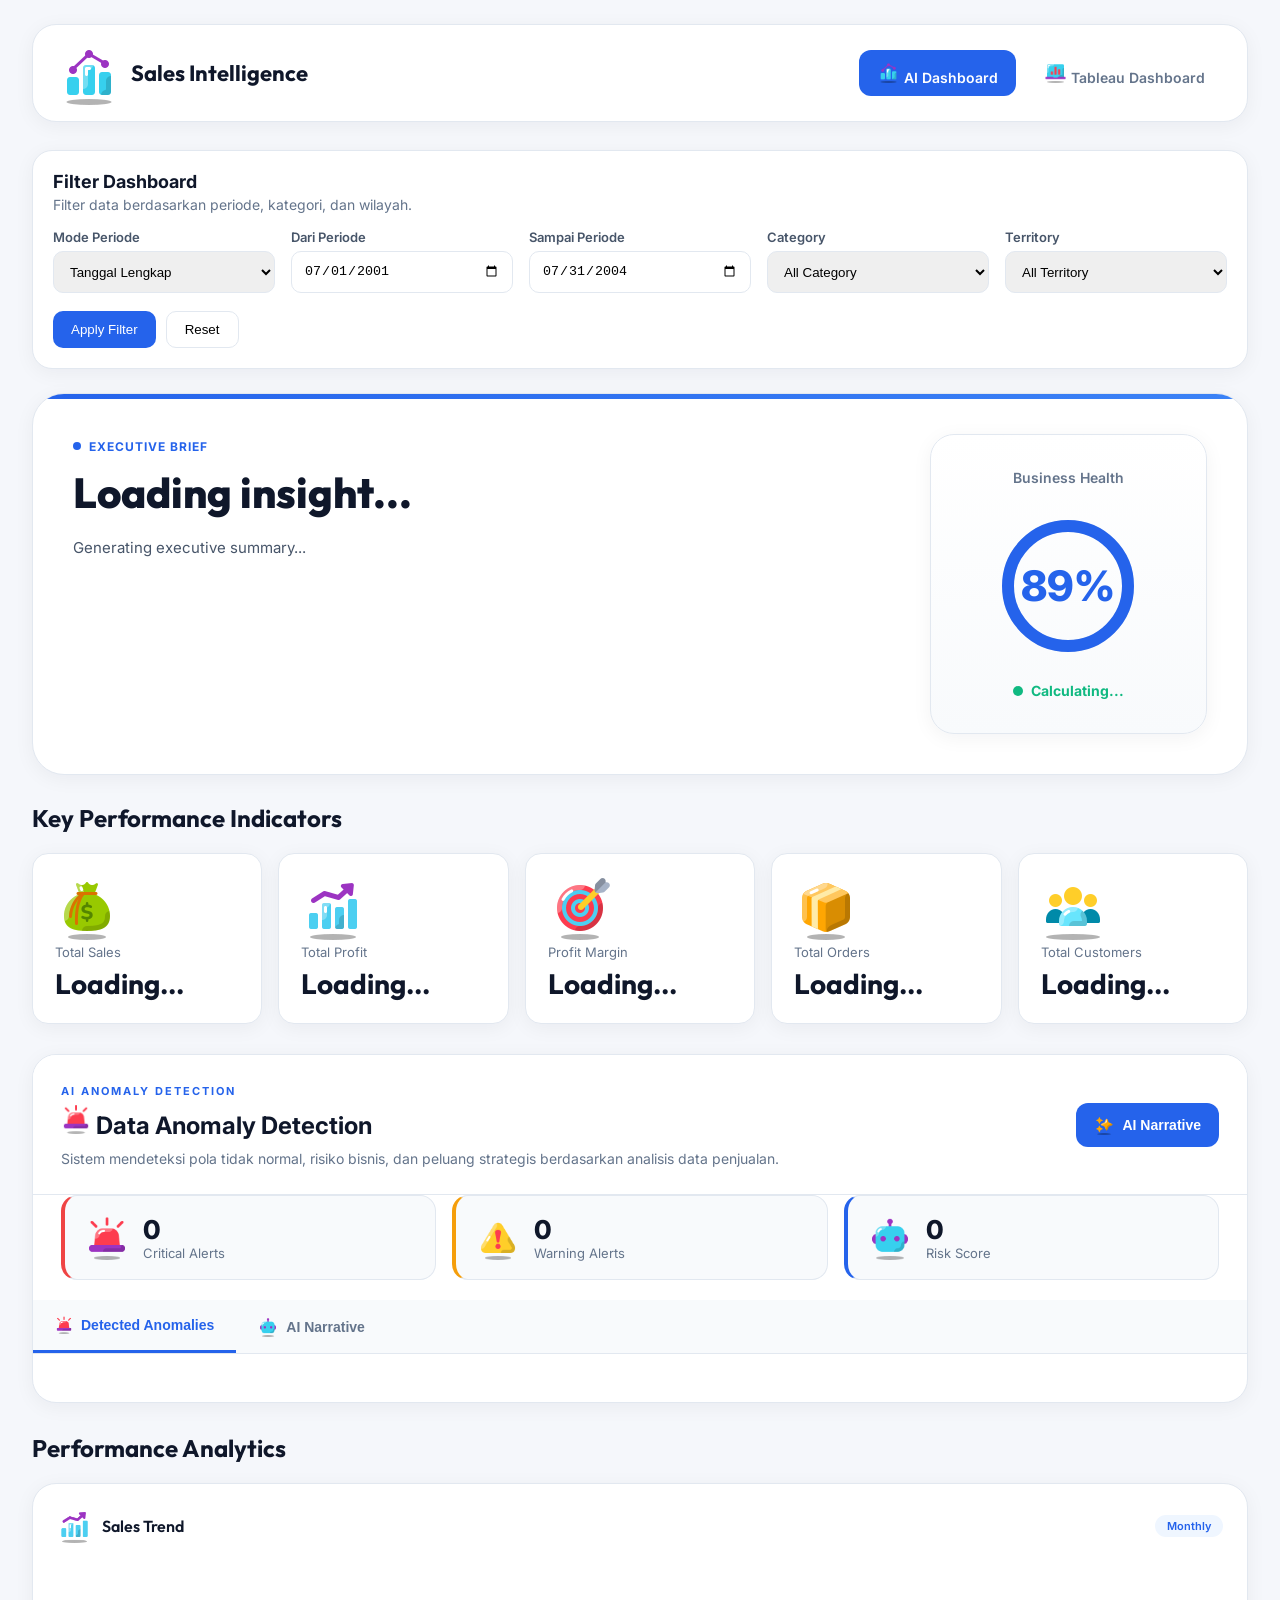
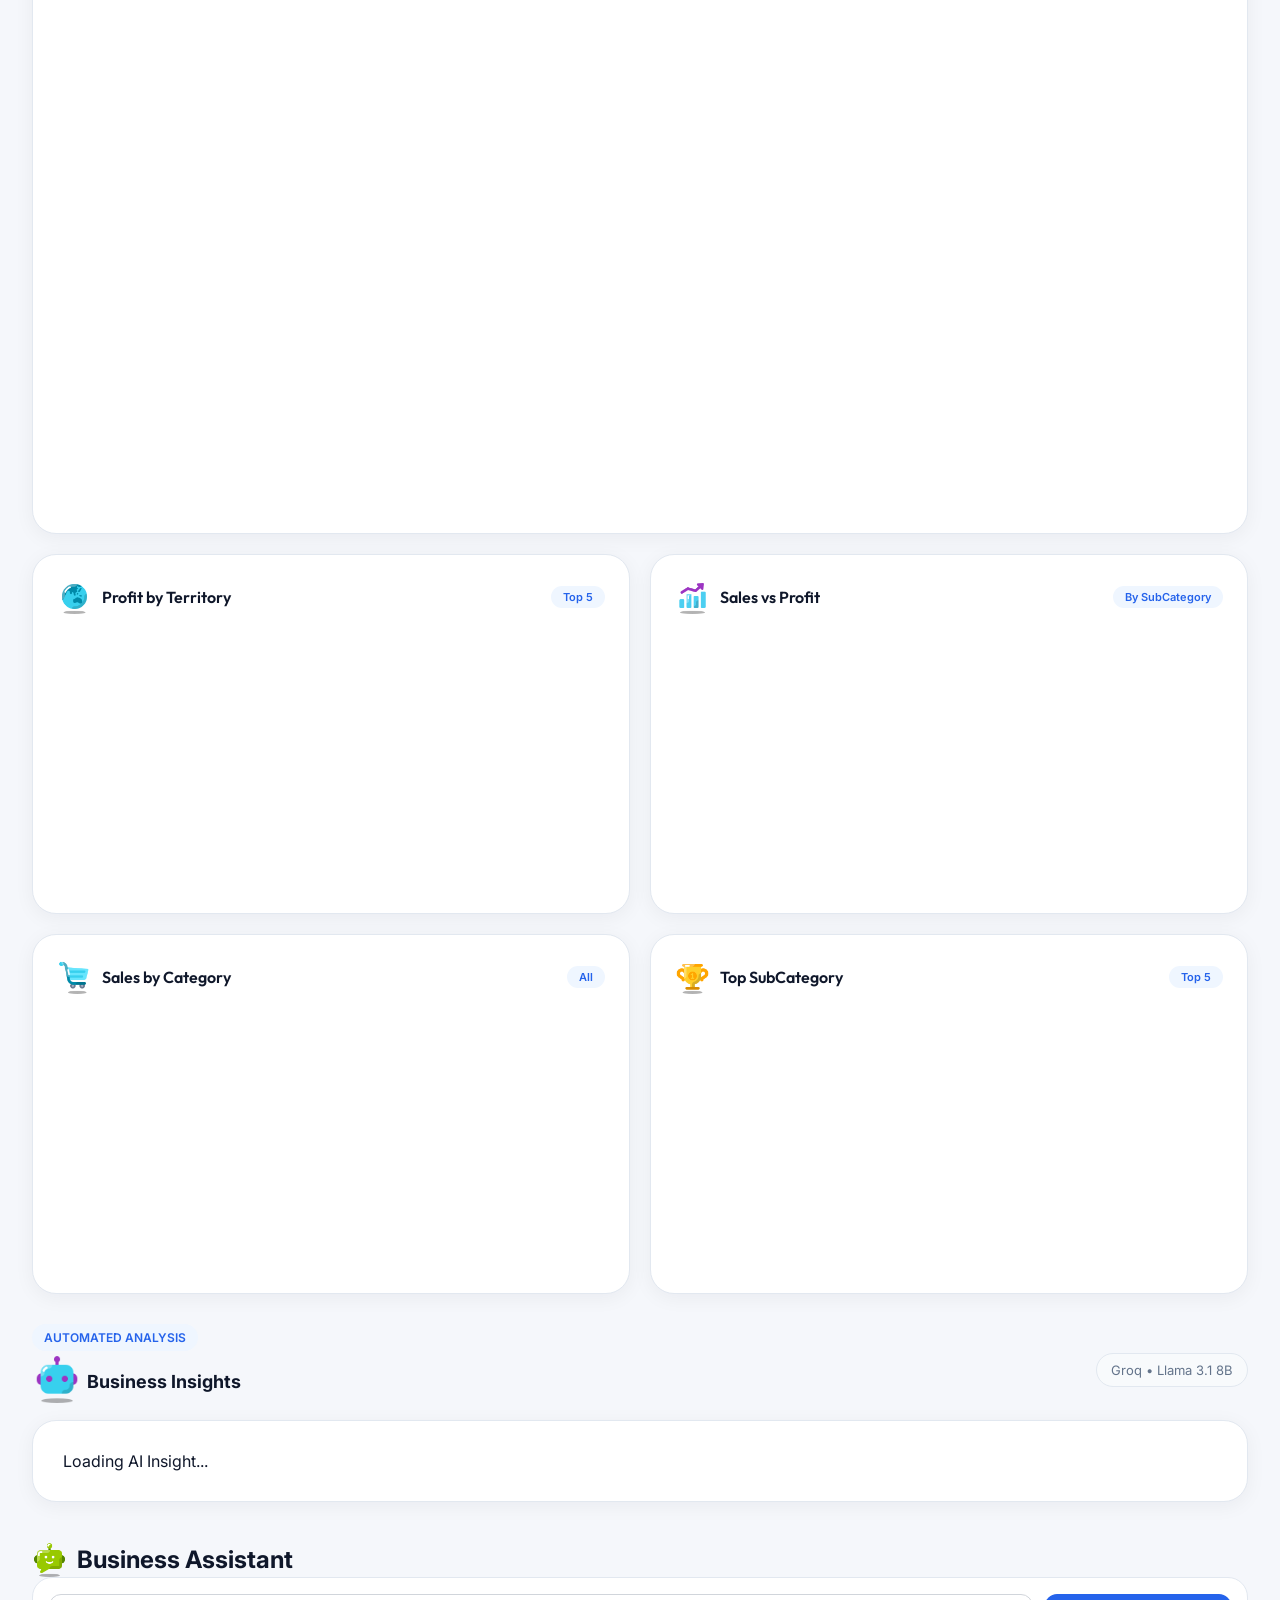
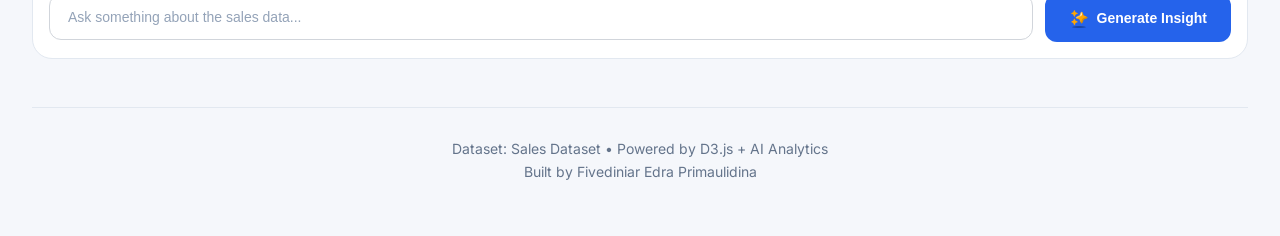
<file: index.html>
<!DOCTYPE html>

<html lang="en">

<head>

    <meta charset="UTF-8">

    <meta name="viewport" content="width=device-width, initial-scale=1.0">

    <title>
        Sales Intelligence Dashboard
    </title>

    <meta name="description"
        content="AI-powered sales analytics dashboard with real-time insights, KPIs, and business risk intelligence.">

    <link rel="preconnect" href="https://fonts.googleapis.com">
    <link rel="preconnect" href="https://fonts.gstatic.com" crossorigin>
    <link
        href="https://fonts.googleapis.com/css2?family=Inter:wght@400;500;600;700;800&family=Outfit:wght@600;700;800&display=swap"
        rel="stylesheet">

    <link rel="stylesheet" href="css/style.css">

    <script src="https://d3js.org/d3.v7.min.js"></script>

</head>

<body>

    <!-- ==========================
     NAVBAR
    =========================== -->

    <header class="navbar" id="navbar">

        <div class="logo">
            <img src="assets/dasboard.png" class="logo-icon" alt="Dashboard">
            <span>Sales Intelligence</span>
        </div>

        <nav>

            <a href="index.html" class="active" id="nav-dashboard">
                <img src="assets/dasboard.png" class="nav-icon-img" alt="Dashboard">
                AI Dashboard
            </a>

            <a href="tableau.html" id="nav-tableau">
                <img src="assets/tableau.png" class="nav-icon-img" alt="Tableau">
                Tableau Dashboard
            </a>

        </nav>

    </header>

    <!-- ==========================
     FILTER SECTION
=========================== -->

    <section class="filter-section">

        <div class="filter-wrap">

            <div class="filter-header">

                <h2>
                    Filter Dashboard
                </h2>

                <p>
                    Filter data berdasarkan periode, kategori, dan wilayah.
                </p>

            </div>

            <div class="filter-grid">

                <div class="filter-group">

                    <label>Mode Periode</label>

                    <select id="dateMode">

                        <option value="full" selected>
                            Tanggal Lengkap
                        </option>

                        <option value="month">
                            Bulan & Tahun
                        </option>

                        <option value="year">
                            Tahun Saja
                        </option>

                    </select>

                </div>

                <div class="filter-group" id="periodFromGroup">

                    <label>Dari Periode</label>

                    <input type="date" id="dateFrom" value="2001-07-01">

                    <input type="month" id="monthFrom" value="2001-07" style="display: none;">

                    <select id="yearFrom" style="display: none;">
                        <option value="2001" selected>2001</option>
                        <option value="2002">2002</option>
                        <option value="2003">2003</option>
                        <option value="2004">2004</option>
                    </select>

                </div>

                <div class="filter-group" id="periodToGroup">

                    <label>Sampai Periode</label>

                    <input type="date" id="dateTo" value="2004-07-31">

                    <input type="month" id="monthTo" value="2004-07" style="display: none;">

                    <select id="yearTo" style="display: none;">
                        <option value="2001">2001</option>
                        <option value="2002">2002</option>
                        <option value="2003">2003</option>
                        <option value="2004" selected>2004</option>
                    </select>

                </div>

                <div class="filter-group">

                    <label>Category</label>

                    <select id="selCategory">

                        <option value="">
                            All Category
                        </option>

                        <option value="Bikes">
                            Bikes
                        </option>

                        <option value="Accessories">
                            Accessories
                        </option>

                        <option value="Clothing">
                            Clothing
                        </option>

                    </select>

                </div>

                <div class="filter-group">

                    <label>Territory</label>

                    <select id="selTerritory">

                        <option value="">
                            All Territory
                        </option>

                        <option value="Australia">
                            Australia
                        </option>

                        <option value="Canada">
                            Canada
                        </option>

                        <option value="Germany">
                            Germany
                        </option>

                        <option value="France">
                            France
                        </option>

                        <option value="United Kingdom">
                            United Kingdom
                        </option>

                        <option value="Southwest">
                            Southwest
                        </option>

                        <option value="Northwest">
                            Northwest
                        </option>

                        <option value="Northeast">
                            Northeast
                        </option>

                        <option value="Southeast">
                            Southeast
                        </option>

                    </select>

                </div>

            </div>

            <div class="filter-actions">

                <button id="applyFilterBtn">

                    Apply Filter

                </button>

                <button id="resetFilterBtn">

                    Reset

                </button>

            </div>

        </div>

    </section>


    <!-- ==========================
     EXECUTIVE BRIEF
    =========================== -->

    <section class="hero" id="heroSection">

        <div class="hero-left">

            <span class="tag">
                <span class="tag-dot"></span>
                EXECUTIVE BRIEF
            </span>

            <h1 id="hookTitle">
                Loading insight...
            </h1>

            <p id="executiveSummary">
                Generating executive summary...
            </p>

        </div>

        <div class="hero-right">

            <div class="score-card" id="scoreCard">

                <div class="score-label">
                    Business Health
                </div>

                <div class="score-ring">

                    <svg viewBox="0 0 160 160">

                        <circle class="ring-bg" cx="80" cy="80" r="60">
                        </circle>

                        <circle id="healthRing" class="ring-progress" cx="80" cy="80" r="60">
                        </circle>

                    </svg>

                    <h2 id="businessHealth">
                        89%
                    </h2>

                </div>

                <div class="score-status" id="healthStatus">
                    Calculating...
                </div>

            </div>

        </div>

    </section>

    <!-- ==========================
     KPI SECTION
    =========================== -->

    <section id="kpiSection">

        <h2 class="section-heading">
            Key Performance Indicators
        </h2>

        <div class="kpi-grid">

            <div class="kpi-card" id="kpiSales">
                <img src="assets/sales.png" class="kpi-icon-img" alt="Sales">
                <p>Total Sales</p>
                <h2 id="totalSales">Loading...</h2>
            </div>

            <div class="kpi-card" id="kpiProfit">
                <img src="assets/profit.png" class="kpi-icon-img" alt="Profit">
                <p>Total Profit</p>
                <h2 id="totalProfit">Loading...</h2>
            </div>

            <div class="kpi-card" id="kpiMargin">
                <img src="assets/margin.png" class="kpi-icon-img" alt="Margin">
                <p>Profit Margin</p>
                <h2 id="profitMargin">Loading...</h2>
            </div>

            <div class="kpi-card" id="kpiOrders">
                <img src="assets/order.png" class="kpi-icon-img" alt="Orders">
                <p>Total Orders</p>
                <h2 id="totalOrders">Loading...</h2>
            </div>

            <div class="kpi-card" id="kpiCustomers">
                <img src="assets/customer.png" class="kpi-icon-img" alt="Customers">
                <p>Total Customers</p>
                <h2 id="totalCustomers">Loading...</h2>
            </div>

        </div>

    </section>

    <!-- ==========================
     RISK MONITOR
    =========================== -->

    <!-- ==========================
     ANOMALY DETECTION
=========================== -->

    <section class="anomaly-section">

        <div class="anomaly-header">

            <div>

                <span class="section-tag">

                    AI ANOMALY DETECTION

                </span>

                <h2 class="anomaly-title-text">

                    <img src="assets/alert.png" alt="Alert" class="title-icon">

                    Data Anomaly Detection

                </h2>

                <p class="anomaly-subtitle">

                    Sistem mendeteksi pola tidak normal,
                    risiko bisnis, dan peluang strategis
                    berdasarkan analisis data penjualan.

                </p>

            </div>

            <button id="generateNarrative">

                <img src="assets/ainarrative.png" alt="AI Narrative" class="btn-icon">

                AI Narrative

            </button>

        </div>

        <!-- SUMMARY -->

        <div class="anomaly-summary">

            <div class="summary-card critical">

                <img src="assets/alert.png" class="summary-icon" alt="Dashboard">

                <div>

                    <h3 id="criticalCount">

                        0

                    </h3>

                    <p>
                        Critical Alerts
                    </p>

                </div>

            </div>

            <div class="summary-card warning">

                <img src="assets/warning.png" class="summary-icon" alt="Dashboard">

                <div>

                    <h3 id="warningCount">

                        0

                    </h3>

                    <p>
                        Warning Alerts
                    </p>

                </div>

            </div>

            <div class="summary-card info">

                <img src="assets/ai.png" class="summary-icon" alt="Dashboard">

                <div>

                    <h3 id="anomalyScore">

                        0

                    </h3>

                    <p>
                        Risk Score
                    </p>

                </div>

            </div>

        </div>

        <!-- TAB -->

        <div class="anomaly-tabs">

            <button class="tab-btn active" onclick="showTab('anomaly')">

                <img src="assets/alert.png" class="tab-icon" alt="Anomaly">

                Detected Anomalies

            </button>

            <button class="tab-btn" onclick="showTab('narrative')">

                <img src="assets/ai.png" alt="AI Narrative" class="btn-icon">

                AI Narrative

            </button>

        </div>

        <!-- ANOMALIES -->

        <div id="anomalyContainer" class="tab-content">

        </div>

        <!-- AI NARRATIVE -->

        <div id="narrativeContainer" class="tab-content" style="display:none;">

            <div class="ai-narrative">

                <h3>

                    🤖 AI Executive Analysis

                </h3>

                <p>

                    Klik tombol
                    <strong>
                        Generate AI Narrative
                    </strong>

                    untuk membuat analisis bisnis
                    otomatis berdasarkan data
                    penjualan dan anomali yang
                    terdeteksi.

                </p>

            </div>

        </div>

    </section>

    <!-- ==========================
     PERFORMANCE ANALYTICS
    =========================== -->

    <section id="analyticsSection">

        <h2 class="section-heading">
            Performance Analytics
        </h2>

        <div class="chart-grid">

            <div class="chart-card" id="chartTrend">

                <div class="chart-header">

                    <h3>

                        <img src="assets/profit.png" class="chart-title-icon1" alt="Sales Trend">

                        Sales Trend

                    </h3>

                    <span class="chart-badge">
                        Monthly
                    </span>

                </div>

                <svg id="salesTrendChart"></svg>

            </div>

            <div class="chart-card" id="chartTerritory">

                <div class="chart-header">

                    <h3>

                        <img src="assets/territory.png" class="chart-title-icon1" alt="Territory">

                        Profit by Territory

                    </h3>

                    <span class="chart-badge">
                        Top 5
                    </span>

                </div>

                <svg id="territoryChart"></svg>

            </div>

            <div class="chart-card" id="chartScatter">

                <div class="chart-header">

                    <h3>

                        <img src="assets/profit.png" class="chart-title-icon1" alt="Scatter">

                        Sales vs Profit

                    </h3>

                    <span class="chart-badge">
                        By SubCategory
                    </span>

                </div>

                <svg id="scatterChart"></svg>

            </div>

            <div class="chart-card" id="chartCategory">

                <div class="chart-header">

                    <h3>

                        <img src="assets/cart.png" class="chart-title-icon1" alt="Sales Category">

                        Sales by Category

                    </h3>

                    <span class="chart-badge">
                        All
                    </span>

                </div>

                <svg id="categoryChart"></svg>

            </div>

            <div class="chart-card" id="chartSubcategory">

                <div class="chart-header">

                    <h3>

                        <img src="assets/TopSubCategory.png" class="chart-title-icon1" alt="Top SubCategory">

                        Top SubCategory

                    </h3>

                    <span class="chart-badge">
                        Top 5
                    </span>

                </div>

                <svg id="subcategoryChart"></svg>

            </div>

        </div>

    </section>

    <!-- ==========================
     AI INSIGHT + RECOMMENDATION
    =========================== -->

    <section class="ai-section">

        <div class="ai-header">

            <div>

                <span class="ai-tag">
                    AUTOMATED ANALYSIS
                </span>

                <h2 class="insight-title">

                    <img src="assets/ai.png" class="title-icon2" alt="Insight">

                    Business Insights

                </h2>

            </div>

            <div class="ai-model">

                Groq • Llama 3.1 8B

            </div>

        </div>

        <div class="ai-card">

            <div id="insightContainer">

                Loading AI Insight...

            </div>

        </div>

    </section>

    <!-- ==========================
     AI ASSISTANT
    =========================== -->

    <section id="chatSection">

        <h2 class="section-heading1">

            <img src="assets/message.png" class="section-icon1" alt="Business Assistant">

            Business Assistant

        </h2>

        <div class="chat-box" id="chatBox">

            <div class="chat-input-wrap">
                <input type="text" id="questionInput" placeholder="Ask something about the sales data...">
            </div>

            <button id="askButton">
                <img src="assets/ainarrative.png" alt="AI Narrative" class="btn-icon">
                Generate Insight
            </button>

        </div>

        <div id="chatResponse"></div>

    </section>

    <!-- ==========================
     FOOTER
    =========================== -->

    <footer id="footer">

        <div class="footer-content">

            <p>
                Dataset: Sales Dataset •
                Powered by D3.js + AI Analytics
            </p>

            <p class="footer-sub">
                Built by Fivediniar Edra Primaulidina
            </p>

        </div>

    </footer>

    <script src="js/ai.js"></script>
    <script src="js/app.js"></script>

</body>

</html>
</file>
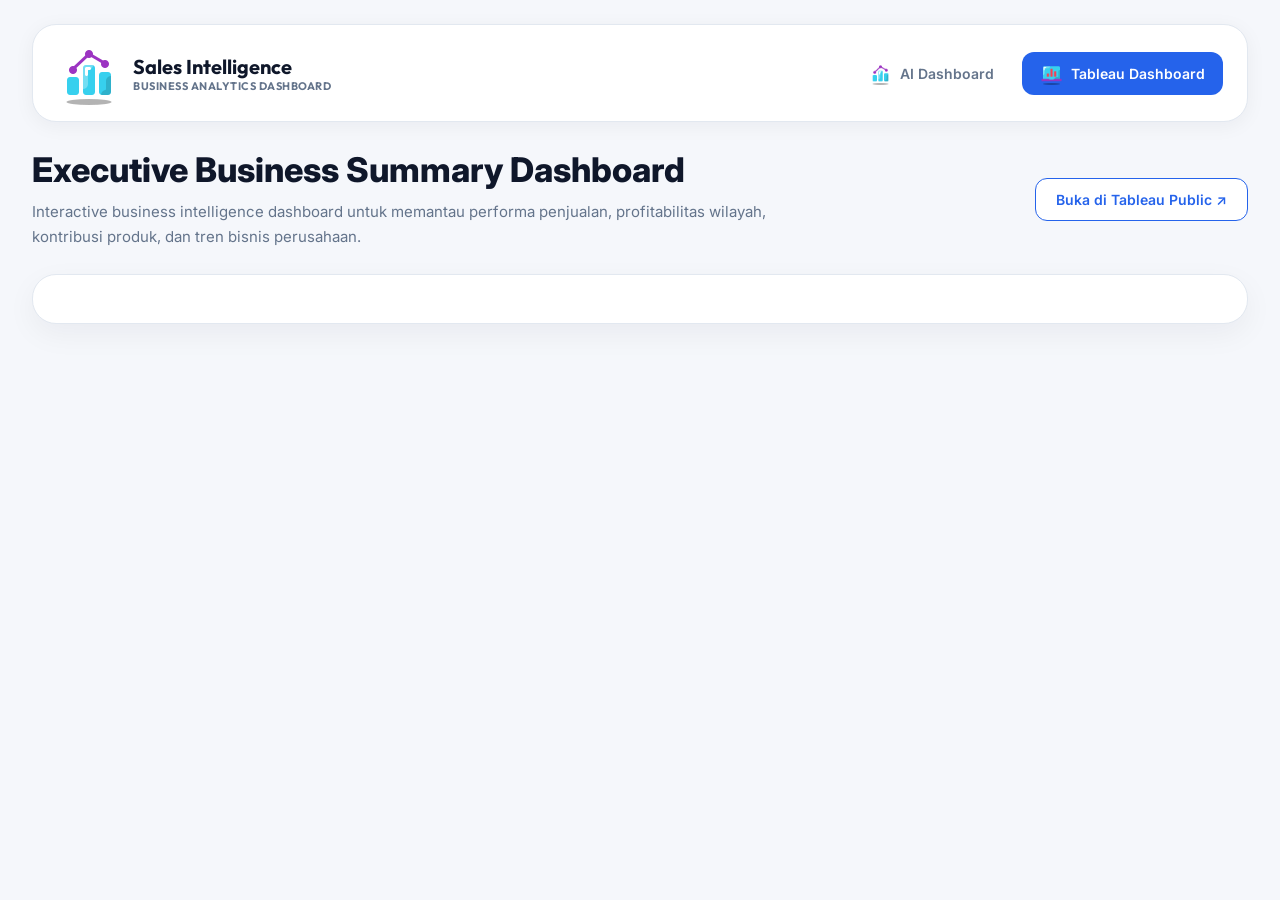
<file: tableau.html>
<!DOCTYPE html>

<html lang="en">

<head>

    <meta charset="UTF-8">

    <meta name="viewport" content="width=device-width, initial-scale=1.0">

    <title>
        Tableau Dashboard
    </title>

    <link rel="stylesheet" href="css/style.css">
    <link rel="stylesheet" href="css/tableau.css">

</head>

<body>

    <!-- ==========================
         NAVBAR
    =========================== -->

    <header class="navbar">

        <div class="logo">

            <img src="assets/dasboard.png" class="logo-icon" alt="Dashboard">

            <div class="logo-text">

                <span class="logo-title">
                    Sales Intelligence
                </span>

                <span class="logo-subtitle">
                    Business Analytics Dashboard
                </span>

            </div>

        </div>

        <nav>

            <a href="index.html" id="nav-dashboard">

                <img src="assets/dasboard.png" class="nav-icon-img" alt="Dashboard">

                AI Dashboard

            </a>

            <a href="tableau.html" class="active" id="nav-tableau">

                <img src="assets/tableau.png" class="nav-icon-img" alt="Tableau">

                Tableau Dashboard

            </a>

        </nav>

    </header>

    <!-- ==========================
         PAGE WRAPPER
    =========================== -->

    <div class="tableau-page">

        <!-- HEADER -->

        <section class="tableau-header">

            <div class="tableau-header-content">

                <h1>

                    Executive Business Summary Dashboard

                </h1>

                <p>

                    Interactive business intelligence dashboard
                    untuk memantau performa penjualan,
                    profitabilitas wilayah,
                    kontribusi produk,
                    dan tren bisnis perusahaan.

                </p>

            </div>

            <a href="https://public.tableau.com/views/ExecutiveBusinessSummary/ExecutiveBusinessSummary" target="_blank"
                class="tableau-btn">

                Buka di Tableau Public ↗

            </a>

        </section>

        <!-- TABLEAU DASHBOARD -->

        <section class="tableau-card">

            <div class="tableauPlaceholder" id="viz1781361040100">

                <noscript>

                    <a href="#">

                        <img alt="Executive Business Summary"
                            src="https://public.tableau.com/static/images/Ex/ExecutiveBusinessSummary/ExecutiveBusinessSummary/1_rss.png"
                            style="border:none">

                    </a>

                </noscript>

                <object class="tableauViz" style="display:none;">

                    <param name="host_url" value="https%3A%2F%2Fpublic.tableau.com%2F">

                    <param name="embed_code_version" value="3">

                    <param name="site_root" value="">

                    <param name="name" value="ExecutiveBusinessSummary/ExecutiveBusinessSummary">

                    <param name="tabs" value="no">

                    <param name="toolbar" value="yes">

                    <param name="animate_transition" value="yes">

                    <param name="display_static_image" value="yes">

                    <param name="display_spinner" value="yes">

                    <param name="display_overlay" value="yes">

                    <param name="display_count" value="yes">

                    <param name="language" value="en-US">

                </object>

            </div>

        </section>

    </div>

    <!-- TABLEAU SCRIPT -->

    <script>

        var divElement =
            document.getElementById(
                "viz1781361040100"
            );

        var vizElement =
            divElement.getElementsByTagName(
                "object"
            )[0];

        vizElement.style.width =
            "100%";

        vizElement.style.height =
            "1400px";

        var scriptElement =
            document.createElement(
                "script"
            );

        scriptElement.src =
            "https://public.tableau.com/javascripts/api/viz_v1.js";

        vizElement.parentNode.insertBefore(
            scriptElement,
            vizElement
        );

    </script>

</body>

</html>
</file>
<file: css/style.css>
/* ==========================
   DESIGN SYSTEM
========================== */

@import url('https://fonts.googleapis.com/css2?family=Inter:wght@400;500;600;700;800&family=Outfit:wght@600;700;800&display=swap');

:root {

    --bg-primary: #f5f7fb;
    --bg-secondary: #ffffff;

    --bg-card: #ffffff;
    --bg-card-hover: #f8fafc;
    --bg-glass: #ffffff;

    --border-subtle: #e2e8f0;
    --border-glow: #dbeafe;

    --text-primary: #0f172a;
    --text-secondary: #475569;
    --text-muted: #64748b;

    --accent-blue: #2563eb;
    --accent-blue-light: #3b82f6;

    --accent-cyan: #06b6d4;
    --accent-green: #10b981;
    --accent-amber: #f59e0b;
    --accent-red: #ef4444;
    --accent-purple: #8b5cf6;

    --gradient-hero:
        linear-gradient(135deg,
            #2563eb,
            #3b82f6);

    --radius-sm: 10px;
    --radius-md: 16px;
    --radius-lg: 24px;
    --radius-xl: 32px;

    --shadow-card:
        0 4px 20px rgba(15, 23, 42, .05);

    --shadow-hover:
        0 10px 30px rgba(37, 99, 235, .10);

    --transition:
        all .25s ease;
}

* {

    margin: 0;
    padding: 0;
    box-sizing: border-box;

}

body {

    font-family:
        'Inter',
        sans-serif;

    background:
        var(--bg-primary);

    color:
        var(--text-primary);

    padding:
        24px 32px;

    min-height:
        100vh;

    overflow-x:
        hidden;

}

/* HAPUS GLOW BACKGROUND */

body::before {

    display: none;

}

section {

    position: relative;

}

/* ==========================
   SECTION HEADINGS
========================== */

.section-heading {

    font-family:
        'Outfit',
        sans-serif;

    font-size:
        24px;

    font-weight:
        700;

    color:
        var(--text-primary);

    margin-bottom:
        20px;

}

/* ==========================
   NAVBAR
========================== */

.navbar {

    display:
        flex;

    justify-content:
        space-between;

    align-items:
        center;

    margin-bottom:
        28px;

    padding:
        16px 24px;

    background:
        white;

    border:
        1px solid var(--border-subtle);

    border-radius:
        var(--radius-lg);

    box-shadow:
        var(--shadow-card);

}

.logo {

    font-family:
        'Outfit',
        sans-serif;

    font-size:
        22px;

    font-weight:
        700;

    color:
        var(--text-primary);

    display:
        flex;

    align-items:
        center;

    gap:
        10px;

}

.logo-icon {

    font-size:
        24px;

}

nav {

    display:
        flex;

    gap:
        10px;

}

nav a {

    text-decoration:
        none;

    color:
        var(--text-muted);

    padding:
        10px 18px;

    border-radius:
        12px;

    transition:
        var(--transition);

    font-size:
        14px;

    font-weight:
        600;

}

nav a:hover {

    background:
        #eff6ff;

    color:
        var(--accent-blue);

}

nav a.active {

    background:
        var(--accent-blue);

    color:
        white;

}


/* ==========================
   FILTER
========================== */

.filter-section {

    margin-bottom: 24px;

}

.filter-wrap {

    background: white;

    border-radius: 20px;

    padding: 20px;

    border: 1px solid #e2e8f0;

    box-shadow:
        0 4px 20px rgba(15, 23, 42, .05);

}

.filter-header {

    margin-bottom: 16px;

}

.filter-header h2 {

    font-size: 18px;

    margin-bottom: 4px;

}

.filter-header p {

    color: #64748b;

    font-size: 14px;

}

.filter-grid {

    display: grid;

    grid-template-columns:
        repeat(auto-fit, minmax(200px, 1fr));

    gap: 16px;

}

.filter-group {

    display: flex;

    flex-direction: column;

    gap: 6px;

}

.filter-group label {

    font-size: 13px;

    font-weight: 600;

    color: #475569;

}

.filter-group input,
.filter-group select {

    height: 42px;

    border: 1px solid #e2e8f0;

    border-radius: 10px;

    padding: 0 12px;

}

.filter-actions {

    margin-top: 18px;

    display: flex;

    gap: 10px;

}

#applyFilterBtn {

    background: #2563eb;

    color: white;

    border: none;

    padding: 10px 18px;

    border-radius: 10px;

    cursor: pointer;

}

#resetFilterBtn {

    background: white;

    border: 1px solid #e2e8f0;

    padding: 10px 18px;

    border-radius: 10px;

    cursor: pointer;

}

/* ==========================
   HERO
========================== */

.hero {

    overflow: hidden;
    display:
        grid;

    grid-template-columns:
        3fr 1fr;

    gap:
        24px;

    padding:
        40px;

    margin-bottom:
        28px;

    background:
        white;

    border:
        1px solid var(--border-subtle);

    border-radius:
        var(--radius-xl);

    box-shadow:
        var(--shadow-card);

}

.hero::before {

    content: "";

    position: absolute;

    top: 0;

    left: 0;

    right: 0;

    height: 5px;

    background: linear-gradient(90deg,
            #2563eb,
            #3b82f6);

    border-radius: 32px 32px 0 0;

}

.hero::after {

    display: none;

}

.tag {

    display:
        inline-flex;

    align-items:
        center;

    gap:
        8px;

    color:
        var(--accent-blue);

    font-size:
        12px;

    font-weight:
        700;

    letter-spacing:
        1px;

}

.tag-dot {

    width:
        8px;

    height:
        8px;

    background:
        var(--accent-blue);

    border-radius:
        50%;

}

.hero h1 {

    font-family:
        'Outfit',
        sans-serif;

    margin-top:
        14px;

    font-size:
        42px;

    font-weight:
        800;

    line-height:
        1.2;

    color:
        var(--text-primary);

}

.hero p {

    margin-top:
        16px;

    color:
        var(--text-secondary);

    line-height:
        1.8;

    font-size:
        15px;

}

/* ==========================
   SCORE CARD
========================== */

/* ==========================
   BUSINESS HEALTH CARD
========================== */

.score-card {

    background:
        linear-gradient(180deg,
            #ffffff,
            #f8fafc);

    border:
        1px solid #e2e8f0;

    border-radius:
        24px;

    min-height:
        300px;

    display:
        flex;

    flex-direction:
        column;

    justify-content:
        center;

    align-items:
        center;

    padding:
        24px;

    box-shadow:
        0 4px 20px rgba(15, 23, 42, .05);

}

.score-label {

    font-size:
        14px;

    font-weight:
        600;

    color:
        #64748b;

    margin-bottom:
        20px;

}

/* ==========================
   DONUT CHART
========================== */

.score-ring {

    position:
        relative;

    width:
        160px;

    height:
        160px;

    margin-bottom:
        16px;

}

.score-ring svg {

    width:
        160px;

    height:
        160px;

    transform:
        rotate(-90deg);

}

.ring-bg {

    fill:
        none;

    stroke:
        #e2e8f0;

    stroke-width:
        12;

}

.ring-progress {

    fill:
        none;

    stroke:
        #2563eb;

    stroke-width:
        12;

    stroke-linecap:
        round;

    transition:
        stroke-dashoffset 1.2s ease;

}

/* ==========================
   PERCENTAGE
========================== */

.score-ring h2 {

    position:
        absolute;

    top:
        50%;

    left:
        50%;

    transform:
        translate(-50%, -50%);

    font-size:
        42px;

    font-weight:
        800;

    color:
        #2563eb;

    line-height:
        1;

}

/* ==========================
   STATUS
========================== */

.score-status {

    display:
        flex;

    align-items:
        center;

    gap:
        8px;

    font-size:
        14px;

    font-weight:
        700;

    color:
        #10b981;

}

.score-status::before {

    content:
        "";

    width:
        10px;

    height:
        10px;

    background:
        #10b981;

    border-radius:
        50%;

}

/* ==========================
   KPI CARDS
========================== */

.kpi-grid {

    display:
        grid;

    grid-template-columns:
        repeat(5, 1fr);

    gap:
        16px;

    margin-bottom:
        30px;

}

.kpi-card {

    background:
        white;

    border:
        1px solid var(--border-subtle);

    border-radius:
        var(--radius-md);

    padding:
        22px;

    box-shadow:
        var(--shadow-card);

    transition:
        var(--transition);

}

.kpi-card:hover {

    transform:
        translateY(-4px);

    box-shadow:
        var(--shadow-hover);

}

.kpi-card::after {

    display: none;

}

.kpi-icon {

    width:
        46px;

    height:
        46px;

    display:
        flex;

    align-items:
        center;

    justify-content:
        center;

    border-radius:
        12px;

    margin-bottom:
        12px;

    font-size:
        24px;

}

.kpi-icon-sales {
    background: #dbeafe;
}

.kpi-icon-profit {
    background: #dcfce7;
}

.kpi-icon-margin {
    background: #fef3c7;
}

.kpi-icon-orders {
    background: #cffafe;
}

.kpi-icon-customers {
    background: #ede9fe;
}

.kpi-card p {

    color:
        var(--text-muted);

    font-size:
        13px;

    margin-bottom:
        6px;

}

.kpi-card h2 {

    font-family:
        'Outfit',
        sans-serif;

    font-size:
        28px;

    font-weight:
        700;

    color:
        var(--text-primary);

}


/* ==========================
   CHART SECTION
========================== */

.chart-grid {

    display: grid;

    grid-template-columns:
        repeat(2, 1fr);

    gap: 20px;

    margin-bottom: 30px;

}

.chart-card {

    background: white;

    border: 1px solid var(--border-subtle);

    border-radius: var(--radius-lg);

    padding: 24px;

    box-shadow: var(--shadow-card);

    min-height: 360px;

    transition: var(--transition);

}

.chart-card:hover {

    box-shadow: var(--shadow-hover);

}

.chart-header {

    display: flex;

    justify-content: space-between;

    align-items: center;

    margin-bottom: 16px;

}

.chart-header h3 {

    font-family: 'Outfit', sans-serif;

    font-size: 16px;

    font-weight: 600;

    color: var(--text-primary);

}

.chart-badge {

    background: #eff6ff;

    color: var(--accent-blue);

    padding: 4px 12px;

    border-radius: 999px;

    font-size: 11px;

    font-weight: 600;

}

/* D3 axis styling for light theme */

.chart-card .tick text {

    fill: #64748b;

    font-size: 11px;

}

.chart-card .tick line,
.chart-card .domain {

    stroke: #e2e8f0;

}

.chart-header h3 {

    display: flex;

    align-items: center;

    gap: 10px;

}

.chart-title-icon1 {

    width: 35px;

    height: 35px;

    object-fit: contain;

    flex-shrink: 0;

}

.chart-title-icon2 {

    width: 15px;

    height: 15px;

    object-fit: contain;

    flex-shrink: 0;

}


/* ==========================
   SUMMARY CARDS
========================== */

.anomaly-summary {

    display: grid;

    grid-template-columns: repeat(3, 1fr);

    gap: 16px;

    padding: 0 28px 20px;

}

.summary-card {

    background: #f8fafc;

    border: 1px solid #e2e8f0;

    border-radius: 16px;

    padding: 18px 20px;

    display: flex;

    align-items: center;

    gap: 14px;

}

.summary-icon {
    width: 44px;
    height: 44px;
    object-fit: contain;
}

.summary-card h3 {

    font-size: 26px;

    font-weight: 800;

    color: #0f172a;

}

.summary-card p {

    font-size: 13px;

    color: #64748b;

}

.summary-card.critical {

    border-left: 4px solid #ef4444;

}

.summary-card.warning {

    border-left: 4px solid #f59e0b;

}

.summary-card.info {

    border-left: 4px solid #2563eb;

}

.anomaly-subtitle {

    color: #64748b;

    font-size: 14px;

    line-height: 1.6;

    margin-top: 8px;

}

.section-tag {

    display: inline-block;

    color: #2563eb;

    font-size: 11px;

    font-weight: 700;

    letter-spacing: 2px;

    text-transform: uppercase;

    margin-bottom: 6px;

}

/* ==========================
   BUSINESS ALERTS
========================== */

.anomaly-section {

    background: #ffffff;

    border: 1px solid #e2e8f0;

    border-radius: 24px;

    margin-bottom: 30px;

    overflow: hidden;

    box-shadow:
        0 4px 20px rgba(15, 23, 42, .05);

}

/* ==========================
   HEADER
========================== */

.anomaly-header {

    display: flex;

    justify-content: space-between;

    align-items: center;

    padding: 24px 28px;

    border-bottom: 1px solid #e2e8f0;

    background: #ffffff;

}

.anomaly-title {

    display: flex;

    align-items: center;

    gap: 14px;

}

.anomaly-title h2 {

    font-size: 24px;

    font-weight: 700;

    color: #0f172a;

}

#alertCount {

    display: flex;

    gap: 10px;

    align-items: center;

}

/* ==========================
   STATUS BADGE
========================== */

.anomaly-pill {

    padding: 6px 14px;

    border-radius: 999px;

    font-size: 12px;

    font-weight: 600;

}

.anomaly-pill.critical {

    background: #fee2e2;

    color: #dc2626;

}

.anomaly-pill.warning {

    background: #fff7ed;

    color: #ea580c;

}

/* ==========================
   BUTTON
========================== */

#generateNarrative {

    display: inline-flex;

    align-items: center;

    justify-content: center;

    gap: 8px;

    background: #2563eb;

    color: white;

    border: none;

    padding: 12px 18px;

    border-radius: 12px;

    font-size: 14px;

    font-weight: 600;

    line-height: 1;

    cursor: pointer;

    transition: .2s;

}

#generateNarrative:hover {

    background: #1d4ed8;

}

/* ==========================
   TABS
========================== */
#askButton {

    display: flex;

    align-items: center;

    justify-content: center;

    gap: 8px;

    text-align: center;

}

.anomaly-tabs {

    display: flex;

    border-bottom: 1px solid #e2e8f0;

    background: #f8fafc;

}

.tab-btn {

    background: transparent;

    border: none;

    padding: 16px 22px;

    cursor: pointer;

    font-size: 14px;

    font-weight: 600;

    color: #64748b;

    transition: .2s;

}

.tab-btn:hover {

    color: #2563eb;

}

.tab-btn.active {

    color: #2563eb;

    border-bottom: 3px solid #2563eb;

}

/* ==========================
   CONTENT
========================== */

.tab-content {

    padding: 24px;

}

/* ==========================
   ANOMALY CARD
========================== */

.anomaly-item {

    background: #ffffff;

    border: 1px solid #e2e8f0;

    border-left: 4px solid #2563eb;

    border-radius: 14px;

    padding: 18px 20px;

    margin-bottom: 14px;

    transition: .2s;

}

.anomaly-item:hover {

    background: #f8fafc;

}

.anomaly-item:last-child {

    margin-bottom: 0;

}

.anomaly-item h4 {

    margin-bottom: 8px;

    font-size: 16px;

    font-weight: 700;

    color: #0f172a;

}

.anomaly-item p {

    color: #64748b;

    line-height: 1.7;

    font-size: 14px;

}

/* ==========================
   CRITICAL ALERT
========================== */

.anomaly-item.critical {

    border-left-color: #dc2626;

}

.anomaly-item.warning {

    border-left-color: #f59e0b;

}

/* ==========================
   NARRATIVE
========================== */

.ai-narrative {

    background: #f8fafc;

    border: 1px solid #e2e8f0;

    border-radius: 16px;

    padding: 24px;

    color: #334155;

    line-height: 1.9;

    font-size: 15px;

}

.ai-narrative h3 {

    color: #0f172a;

    font-size: 18px;

    margin-bottom: 12px;

}

.ai-narrative strong {

    color: #2563eb;

}

/* ==========================
   RESPONSIVE
========================== */

@media (max-width: 768px) {

    .anomaly-header {

        flex-direction: column;

        align-items: flex-start;

        gap: 16px;

    }

    .anomaly-title {

        flex-direction: column;

        align-items: flex-start;

        gap: 10px;

    }

    .anomaly-tabs {

        overflow-x: auto;

    }

    .tab-btn {

        white-space: nowrap;

    }

}

/* ==========================
   BUSINESS INSIGHTS
========================== */

.ai-section {

    margin-bottom: 40px;

}

.ai-header {

    display: flex;

    justify-content: space-between;

    align-items: center;

    margin-bottom: 5px;

}

.ai-tag {

    display: inline-block;

    padding: 6px 12px;

    background: #eff6ff;

    color: #2563eb;

    border-radius: 999px;

    font-size: 12px;

    font-weight: 600;

    margin-bottom: 8px;

}

.ai-model {

    background: #f8fafc;

    border: 1px solid #e2e8f0;

    padding: 8px 14px;

    border-radius: 999px;

    font-size: 13px;

    color: #64748b;

}

.ai-card {

    background: #ffffff;

    border: 1px solid #e2e8f0;

    border-radius: 24px;

    padding: 30px;

    box-shadow:
        0 4px 20px rgba(15, 23, 42, .05);

}

/* ==========================
   INSIGHT ITEM
========================== */

.insight-item {

    margin-bottom: 28px;

}

.insight-item:last-child {

    margin-bottom: 0;

}

.insight-title {

    font-size: 18px;

    font-weight: 700;

    color: #0f172a;

    margin-bottom: 12px;

}

.insight-text {

    color: #475569;

    line-height: 1.8;

    margin-bottom: 14px;

}

.recommendation-box {

    background: #f8fafc;

    border-left: 4px solid #2563eb;

    padding: 16px;

    border-radius: 12px;

}

.recommendation-box h4 {

    color: #2563eb;

    margin-bottom: 10px;

}

.recommendation-box ul {

    padding-left: 18px;

}

.recommendation-box li {

    color: #475569;

    margin-bottom: 8px;

}

/* ==========================
   ASSISTANT
========================== */

.chat-box {

    background: #ffffff;

    border: 1px solid #e2e8f0;

    border-radius: 20px;

    padding: 16px;

    display: flex;

    gap: 12px;

}

.chat-input-wrap {

    flex: 1;

}

.chat-box input {

    width: 100%;

    background: #ffffff;

    border: 1px solid #d1d5db;

    color: #0f172a;

    padding: 14px 18px;

    border-radius: 12px;

    outline: none;

    font-size: 14px;

    transition: .2s;

}

.chat-box input:focus {

    border-color: #2563eb;

    box-shadow:
        0 0 0 3px rgba(37, 99, 235, .12);

}

.chat-box input::placeholder {

    color: #94a3b8;

}

.chat-box button {

    border: none;

    background: #2563eb;

    color: white;

    padding: 14px 24px;

    border-radius: 12px;

    cursor: pointer;

    font-size: 14px;

    font-weight: 600;

    transition: .2s;

}

.chat-box button:hover {

    background: #1d4ed8;

}

.btn-icon {

    width: 20px;

    height: 20px;

    object-fit: contain;

}

#chatResponse {

    margin-top: 16px;

    color: #475569;

    font-size: 14px;

    line-height: 1.8;

}

/* ==========================
   FOOTER
========================== */

footer {

    text-align: center;

    margin-top: 48px;

    padding: 32px;

    border-top: 1px solid #e2e8f0;

}

.footer-content p {

    color: #64748b;

    font-size: 14px;

}

.footer-sub {

    margin-top: 6px;

    font-size: 12px;

    color: #94a3b8;

}

/* ==========================
   TOOLTIP
========================== */

#tooltip {

    position: absolute;

    min-width: 180px;

    max-width: 280px;

    background: #ffffff;

    border: 1px solid #e2e8f0;

    border-radius: 12px;

    padding: 14px 16px;

    color: #0f172a;

    font-size: 13px;

    line-height: 1.6;

    pointer-events: none;

    opacity: 0;

    transition: .15s;

    box-shadow:
        0 10px 30px rgba(0, 0, 0, .08);

    z-index: 99999;

}

#tooltip.show {

    opacity: 1;

}

#tooltip .tooltip-title {

    display: block;

    margin-bottom: 8px;

    font-size: 14px;

    font-weight: 700;

    color: #0f172a;

}

#tooltip .tooltip-label {

    color: #64748b;

    font-size: 12px;

}

#tooltip .tooltip-value {

    color: #2563eb;

    font-weight: 700;

}

.tooltip-profit {

    color: #10b981 !important;

    font-weight: 700;

}

.tooltip-loss {

    color: #ef4444 !important;

    font-weight: 700;

}

/* ==========================
   SIMPLE ANIMATION
========================== */

@keyframes fadeInUp {

    from {

        opacity: 0;

        transform: translateY(12px);

    }

    to {

        opacity: 1;

        transform: translateY(0);

    }

}

.hero,
.kpi-card,
.chart-card,
.anomaly-section,
.ai-card {

    animation:
        fadeInUp .4s ease;

}

/* ==========================
   SCROLLBAR
========================== */

::-webkit-scrollbar {

    width: 8px;

}

::-webkit-scrollbar-track {

    background: #f8fafc;

}

::-webkit-scrollbar-thumb {

    background: #cbd5e1;

    border-radius: 999px;

}

::-webkit-scrollbar-thumb:hover {

    background: #94a3b8;

}

/* ==========================
   RESPONSE
========================== */

.ai-error {

    margin-top: 15px;

    padding: 12px;

    border-radius: 12px;

    background: #fef2f2;

    color: #dc2626;

}

.ai-success {

    margin-top: 15px;

    padding: 12px;

    border-radius: 12px;

    background: #ecfdf5;

    color: #059669;

}

/* ==========================
   RESPONSIVE
========================== */

@media (max-width:1200px) {

    .kpi-grid {

        grid-template-columns:
            repeat(3, 1fr);

    }

}

@media (max-width:768px) {

    body {

        padding: 16px;

    }

    .navbar {

        flex-direction: column;

        gap: 12px;

    }

    .hero {

        grid-template-columns: 1fr;

    }

    .hero h1 {

        font-size: 28px;

    }

    .chart-grid {

        grid-template-columns: 1fr;

    }

    .kpi-grid {

        grid-template-columns:
            repeat(2, 1fr);

    }

    .chat-box {

        flex-direction: column;

    }

}

/* ==========================
   ICONS
========================== */

.nav-icon-img {
    width: 23px;
    height: 23px;
    object-fit: contain;
}

.kpi-icon img {
    width: 28px;
    height: 28px;
    object-fit: contain;
}

.alert-icon {
    width: 22px;
    height: 22px;
    vertical-align: middle;
    margin-right: 8px;
}

.logo-icon img {
    width: 26px;
    height: 26px;
}


.section-title {

    display: flex;

    align-items: center;

    gap: 12px;

}

.section-title h2 {

    margin: 0;

}

.title-icon {

    width: 30px;

    height: 30px;

    object-fit: contain;

}

.insight-title {

    display: flex;

    align-items: center;

    gap: 5px;

}

.title-icon2 {

    width: 50px;

    height: 50px;

    object-fit: contain;

    margin-top: -6px;

}

.section-heading1 {

    display: flex;

    align-items: center;

    gap: 10px;

}

.section-icon1 {

    width: 35px;

    height: 35px;

    object-fit: contain;

    flex-shrink: 0;

}

.tab-btn {

    display: flex;

    align-items: center;

    justify-content: center;

    gap: 8px;

}

.tab-icon {

    width: 18px;

    height: 18px;

    object-fit: contain;

    flex-shrink: 0;

}

/* ==========================
   CHART INSIGHT BOX
========================== */

.chart-insight-box {

    margin-top: 16px;
    padding: 14px 16px;

    background: #f8faff;
    border-left: 4px solid var(--accent-blue);
    border-radius: 0 var(--radius-sm) var(--radius-sm) 0;

    display: flex;
    flex-direction: column;
    gap: 6px;

}

.chart-insight-label {

    font-size: 11px;
    font-weight: 700;
    text-transform: uppercase;
    letter-spacing: 0.05em;
    color: var(--accent-blue);

}

.chart-insight-box p {

    font-size: 13px;
    line-height: 1.6;
    color: var(--text-secondary);
    margin: 0;

}

.chart-insight-box strong {

    color: var(--text-primary);
    font-weight: 600;

}

#chartTrend {

    grid-column: 1 / -1;

    width: 100%;

    max-width: 1400px;

    margin: 0 auto;

}

#salesTrendChart {

    width: 100%;

    height: 550px;

    display: block;

}
</file>
<file: css/tableau.css>
/* ==========================
   TABLEAU PAGE
========================== */

.tableau-page {

    max-width: 1600px;

    margin: 0 auto;
}

/* ==========================
   HEADER
========================== */

.tableau-header {

    display: flex;

    justify-content: space-between;

    align-items: center;

    gap: 24px;

    margin-bottom: 24px;
}

.tableau-header-content {

    flex: 1;
}

.tableau-header h1 {

    font-size: 34px;

    font-weight: 800;

    color: #0f172a;

    margin-bottom: 8px;

    line-height: 1.2;
}

.tableau-header p {

    color: #64748b;

    font-size: 15px;

    line-height: 1.7;

    max-width: 750px;
}

/* ==========================
   BUTTON
========================== */

.tableau-btn {

    display: inline-flex;

    align-items: center;

    justify-content: center;

    gap: 8px;

    text-decoration: none;

    background: white;

    color: #2563eb;

    border: 1px solid #2563eb;

    padding: 12px 20px;

    border-radius: 12px;

    font-size: 14px;

    font-weight: 600;

    white-space: nowrap;

    transition: all .25s ease;
}

.tableau-btn:hover {

    background: #2563eb;

    color: white;

    transform: translateY(-2px);

    box-shadow:
        0 10px 25px rgba(249, 115, 22, .18);
}

/* ==========================
   TABLEAU CARD
========================== */

.tableau-card {

    background: white;

    border: 1px solid #e2e8f0;

    border-radius: 24px;

    padding: 24px;

    overflow: hidden;

    box-shadow:
        0 10px 30px rgba(15, 23, 42, .05);
}

/* ==========================
   TABLEAU EMBED
========================== */

.tableauPlaceholder {

    width: 100% !important;

    max-width: 100% !important;

    overflow: hidden;
}

.tableauPlaceholder object {

    width: 100% !important;
}

.tableauViz {

    width: 100% !important;
}

.tableau-card iframe {

    width: 100% !important;

    border: none !important;
}

/* ==========================
   LOADING STATE
========================== */

.tableau-card:empty {

    min-height: 700px;
}

/* ==========================
   RESPONSIVE
========================== */

@media (max-width: 992px) {

    .tableau-header {

        flex-direction: column;

        align-items: flex-start;
    }

    .tableau-header h1 {

        font-size: 28px;
    }
}

@media (max-width: 768px) {

    body {

        padding: 16px;
    }

    .tableau-card {

        padding: 12px;
    }

    .tableau-header h1 {

        font-size: 24px;
    }

    .tableau-btn {

        width: 100%;
    }
}

.logo {

    display: flex;

    align-items: center;

    gap: 12px;

}

.logo-icon {

    font-size: 24px;

}

.logo-text {

    display: flex;

    flex-direction: column;

}

.logo-title {

    font-family: 'Outfit', sans-serif;

    font-size: 20px;

    font-weight: 700;

    color: #0f172a;

}

.logo-subtitle {

    font-size: 11px;

    color: #64748b;

    letter-spacing: .5px;

    text-transform: uppercase;

}

nav {

    display: flex;

    gap: 10px;

}

nav a {

    display: flex;

    align-items: center;

    gap: 8px;

    text-decoration: none;

    padding: 10px 18px;

    border-radius: 12px;

    color: #64748b;

    font-size: 14px;

    font-weight: 600;

    transition: .25s ease;

}

nav a:hover {

    background: #eff6ff;

    color: #2563eb;

}

nav a.active {

    background: #2563eb;

    color: white;

}

.nav-icon {

    font-size: 14px;

}
</file>
